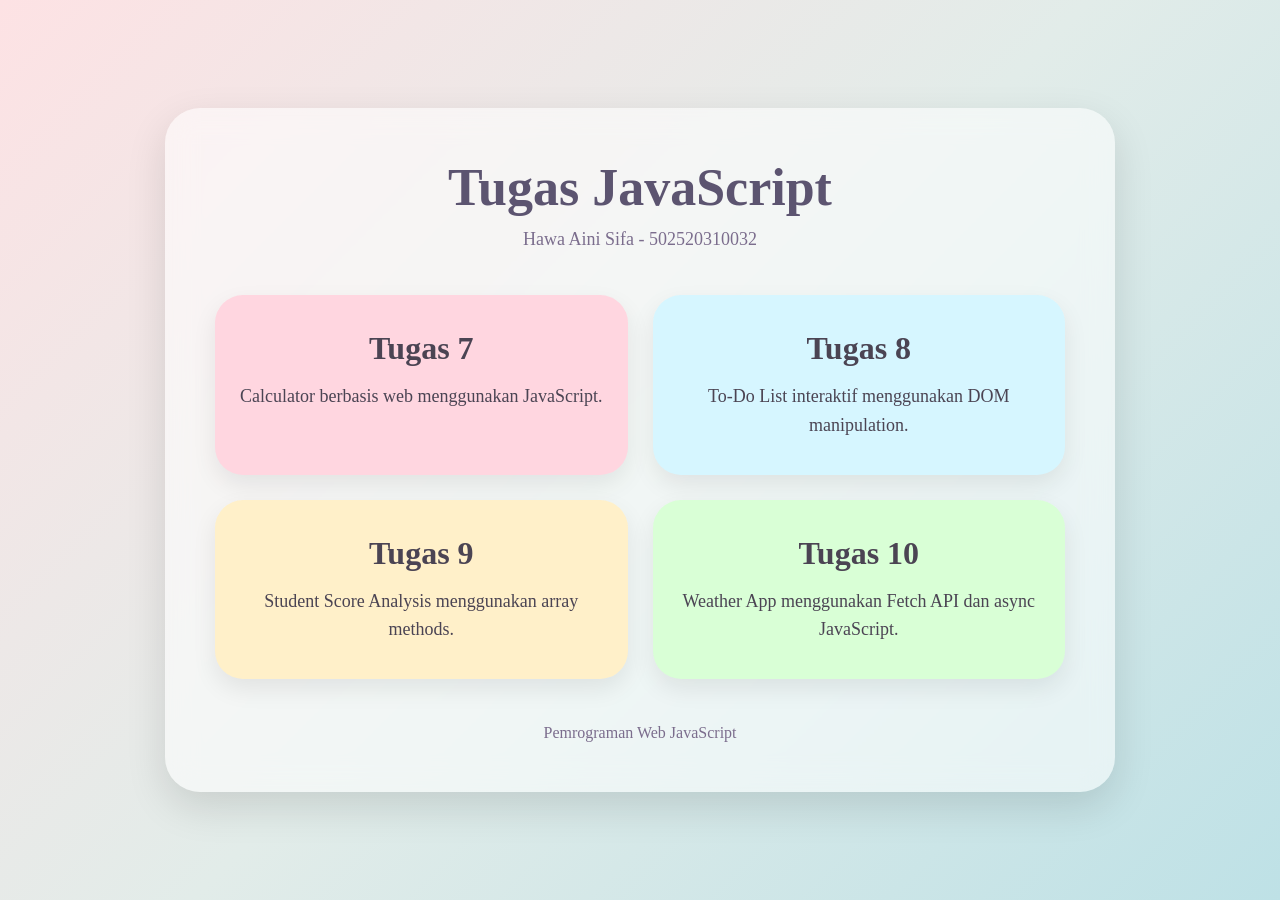
<file: Index.html>
<!DOCTYPE html>
<html lang="id">
<head>

  <meta charset="UTF-8">

  <meta
    name="viewport"
    content="width=device-width, initial-scale=1.0"
  >

  <title>Tugas JavaScript</title>

  <style>

    *{
      margin:0;
      padding:0;
      box-sizing:border-box;
    }

    body{

      min-height:100vh;

      display:flex;
      justify-content:center;
      align-items:center;

      font-family:"Times New Roman", serif;

      background:
        linear-gradient(
          135deg,
          #fde2e4,
          #e2ece9,
          #bee1e6
        );

      padding:25px;

    }

    .container{

      width:100%;
      max-width:950px;

      background:
        rgba(255,255,255,0.55);

      backdrop-filter:blur(15px);

      border-radius:35px;

      padding:50px;

      box-shadow:
        0 15px 40px rgba(0,0,0,0.12);

      text-align:center;

    }

    h1{

      font-size:52px;

      color:#5c5470;

      margin-bottom:12px;

    }

    .subtitle{

      font-size:18px;

      color:#7b6d8d;

      margin-bottom:45px;

    }

    .menu{

      display:grid;

      grid-template-columns:
        repeat(2, 1fr);

      gap:25px;

    }

    .card{

      text-decoration:none;

      padding:35px 25px;

      border-radius:28px;

      transition:0.3s;

      box-shadow:
        0 10px 25px rgba(0,0,0,0.08);

      color:#4b4453;

    }

    .card:hover{

      transform:
        translateY(-8px);

      box-shadow:
        0 18px 35px rgba(0,0,0,0.12);

    }

    .card h2{

      font-size:32px;

      margin-bottom:15px;

    }

    .card p{

      font-size:18px;

      line-height:1.6;

    }

    /* WARNA CARD */

    .card1{

      background:#ffd6e0;

    }

    .card2{

      background:#d6f6ff;

    }

    .card3{

      background:#fff0c9;

    }

    .card4{

      background:#d9ffd6;

    }

    .footer{

      margin-top:45px;

      color:#7b6d8d;

      font-size:16px;

    }

    @media(max-width:768px){

      .menu{

        grid-template-columns:1fr;

      }

      .container{

        padding:35px 25px;

      }

      h1{

        font-size:40px;

      }

    }

  </style>

</head>

<body>

  <div class="container">

    <h1>Tugas JavaScript</h1>

    <p class="subtitle">
      Hawa Aini Sifa - 502520310032
    </p>

    <div class="menu">

      <a
        href="Tugas7_Kalkulator/index.html"
        class="card card1"
      >

        <h2>Tugas 7</h2>

        <p>
          Calculator berbasis web menggunakan JavaScript.
        </p>

      </a>

      <a
        href="Tugas8_TodoList/index.html"
        class="card card2"
      >

        <h2>Tugas 8</h2>

        <p>
          To-Do List interaktif menggunakan DOM manipulation.
        </p>

      </a>

      <a
        href="Tugas9_ArrayMethods/index.html"
        class="card card3"
      >

        <h2>Tugas 9</h2>

        <p>
          Student Score Analysis menggunakan array methods.
        </p>

      </a>

      <a
        href="Tugas10_FetchAPI/index.html"
        class="card card4"
      >

        <h2>Tugas 10</h2>

        <p>
          Weather App menggunakan Fetch API dan async JavaScript.
        </p>

      </a>

    </div>

    <div class="footer">
      Pemrograman Web JavaScript
    </div>

  </div>

</body>
</html>
</file>
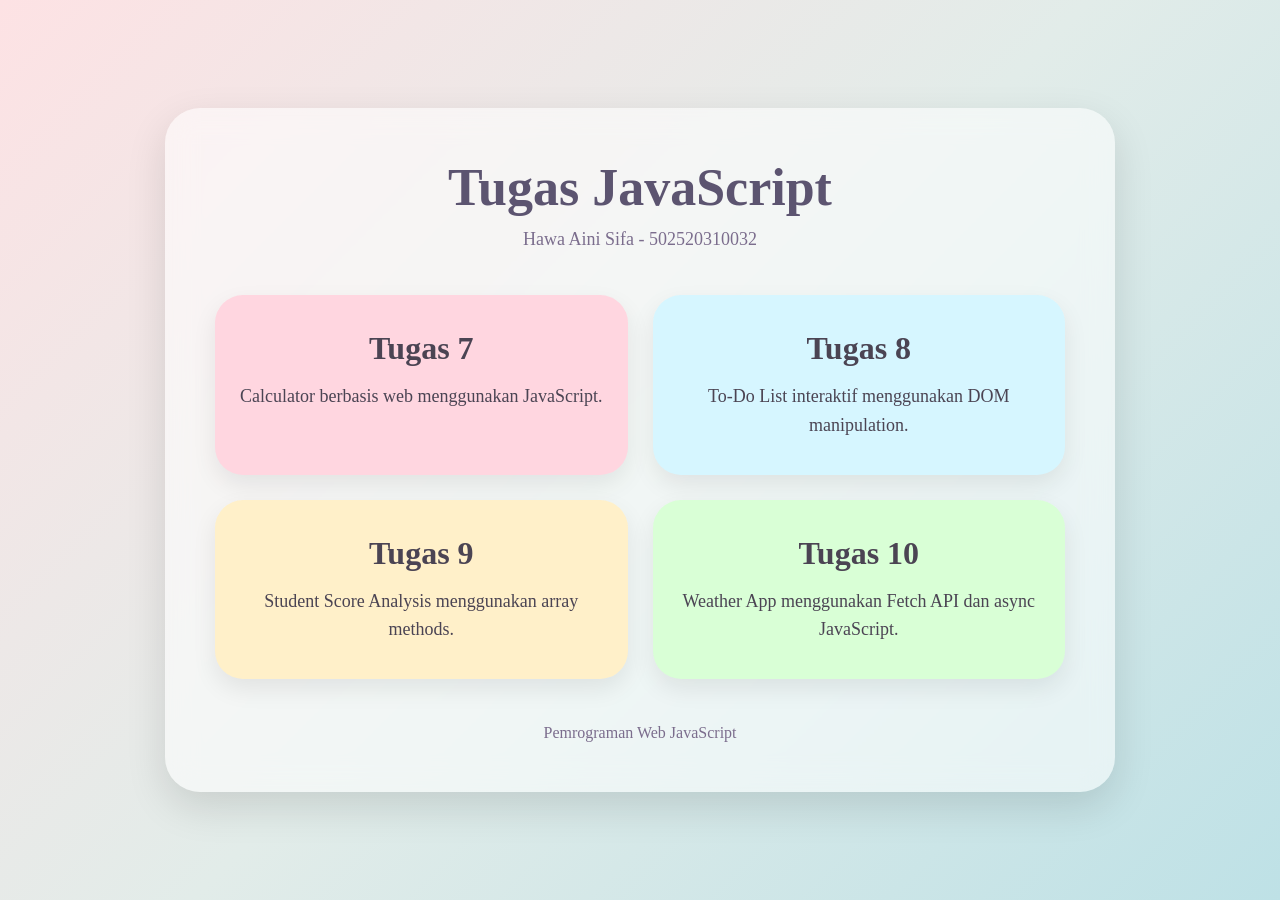
<file: index.html>
<!DOCTYPE html>
<html lang="id">
<head>

  <meta charset="UTF-8">

  <meta
    name="viewport"
    content="width=device-width, initial-scale=1.0"
  >

  <title>Tugas JavaScript</title>

  <style>

    *{
      margin:0;
      padding:0;
      box-sizing:border-box;
    }

    body{

      min-height:100vh;

      display:flex;
      justify-content:center;
      align-items:center;

      font-family:"Times New Roman", serif;

      background:
        linear-gradient(
          135deg,
          #fde2e4,
          #e2ece9,
          #bee1e6
        );

      padding:25px;

    }

    .container{

      width:100%;
      max-width:950px;

      background:
        rgba(255,255,255,0.55);

      backdrop-filter:blur(15px);

      border-radius:35px;

      padding:50px;

      box-shadow:
        0 15px 40px rgba(0,0,0,0.12);

      text-align:center;

    }

    h1{

      font-size:52px;

      color:#5c5470;

      margin-bottom:12px;

    }

    .subtitle{

      font-size:18px;

      color:#7b6d8d;

      margin-bottom:45px;

    }

    .menu{

      display:grid;

      grid-template-columns:
        repeat(2, 1fr);

      gap:25px;

    }

    .card{

      text-decoration:none;

      padding:35px 25px;

      border-radius:28px;

      transition:0.3s;

      box-shadow:
        0 10px 25px rgba(0,0,0,0.08);

      color:#4b4453;

    }

    .card:hover{

      transform:
        translateY(-8px);

      box-shadow:
        0 18px 35px rgba(0,0,0,0.12);

    }

    .card h2{

      font-size:32px;

      margin-bottom:15px;

    }

    .card p{

      font-size:18px;

      line-height:1.6;

    }

    /* WARNA CARD */

    .card1{

      background:#ffd6e0;

    }

    .card2{

      background:#d6f6ff;

    }

    .card3{

      background:#fff0c9;

    }

    .card4{

      background:#d9ffd6;

    }

    .footer{

      margin-top:45px;

      color:#7b6d8d;

      font-size:16px;

    }

    @media(max-width:768px){

      .menu{

        grid-template-columns:1fr;

      }

      .container{

        padding:35px 25px;

      }

      h1{

        font-size:40px;

      }

    }

  </style>

</head>

<body>

  <div class="container">

    <h1>Tugas JavaScript</h1>

    <p class="subtitle">
      Hawa Aini Sifa - 502520310032
    </p>

    <div class="menu">

      <a
        href="Tugas7_Kalkulator/index.html"
        class="card card1"
      >

        <h2>Tugas 7</h2>

        <p>
          Calculator berbasis web menggunakan JavaScript.
        </p>

      </a>

      <a
        href="Tugas8_TodoList/index.html"
        class="card card2"
      >

        <h2>Tugas 8</h2>

        <p>
          To-Do List interaktif menggunakan DOM manipulation.
        </p>

      </a>

      <a
        href="Tugas9_ArrayMethods/index.html"
        class="card card3"
      >

        <h2>Tugas 9</h2>

        <p>
          Student Score Analysis menggunakan array methods.
        </p>

      </a>

      <a
        href="Tugas10_FetchAPI/index.html"
        class="card card4"
      >

        <h2>Tugas 10</h2>

        <p>
          Weather App menggunakan Fetch API dan async JavaScript.
        </p>

      </a>

    </div>

    <div class="footer">
      Pemrograman Web JavaScript
    </div>

  </div>

</body>
</html>
</file>
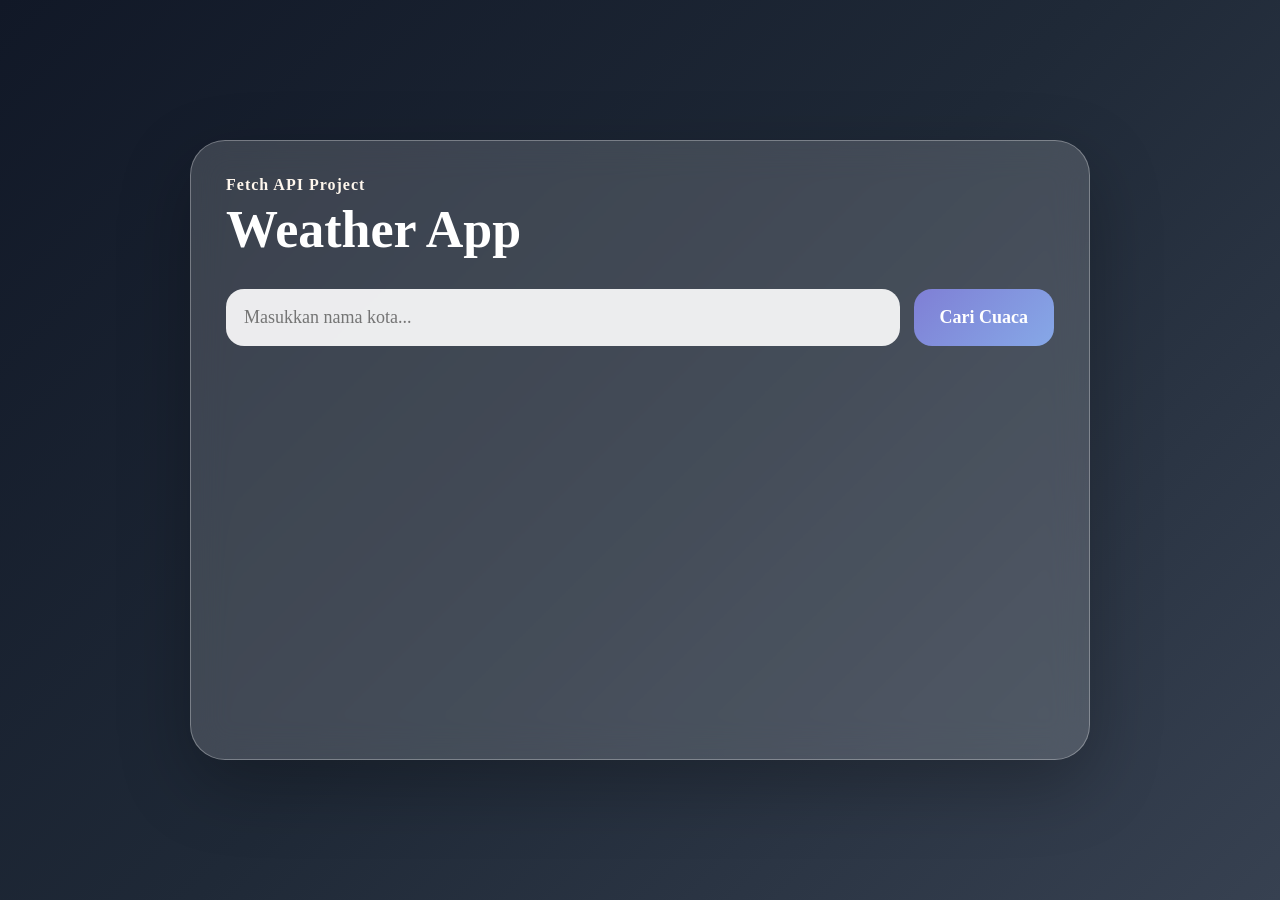
<file: Tugas10_FetchAPI/index.html>
<!DOCTYPE html>
<html lang="id">
<head>
  <meta charset="UTF-8">
  <meta name="viewport" content="width=device-width, initial-scale=1.0">
  <title>Weather App</title>
  <link rel="stylesheet" href="style.css">
</head>
<body>

  <main class="weather-app">

    <section class="weather-card">

      <div class="header">
        <div>
          <p class="label">Fetch API Project</p>
          <h1>Weather App</h1>
        </div>
      </div>

      <div class="search-area">
        <input type="text" id="cityInput" placeholder="Masukkan nama kota...">
        <button onclick="getWeather()">Cari Cuaca</button>
      </div>

      <p id="loading" class="loading">Mengambil data cuaca...</p>
      <p id="errorMessage" class="error-message"></p>

      <div id="weatherResult" class="weather-result">
        <div class="main-weather">
          <h2 id="cityName">Jakarta</h2>
          <p id="weatherDescription">Cuaca saat ini</p>
          <h3 id="temperature">--°C</h3>
        </div>

        <div class="weather-details">
          <div class="detail-box">
            <p>Kelembapan</p>
            <h4 id="humidity">--%</h4>
          </div>

          <div class="detail-box">
            <p>Kecepatan Angin</p>
            <h4 id="windSpeed">-- km/jam</h4>
          </div>

          <div class="detail-box">
            <p>Curah Hujan</p>
            <h4 id="rain">-- mm</h4>
          </div>

          <div class="detail-box">
            <p>Waktu Data</p>
            <h4 id="weatherTime">--</h4>
          </div>
        </div>
      </div>

    </section>

  </main>

  <script src="script.js"></script>
</body>
</html>
</file>
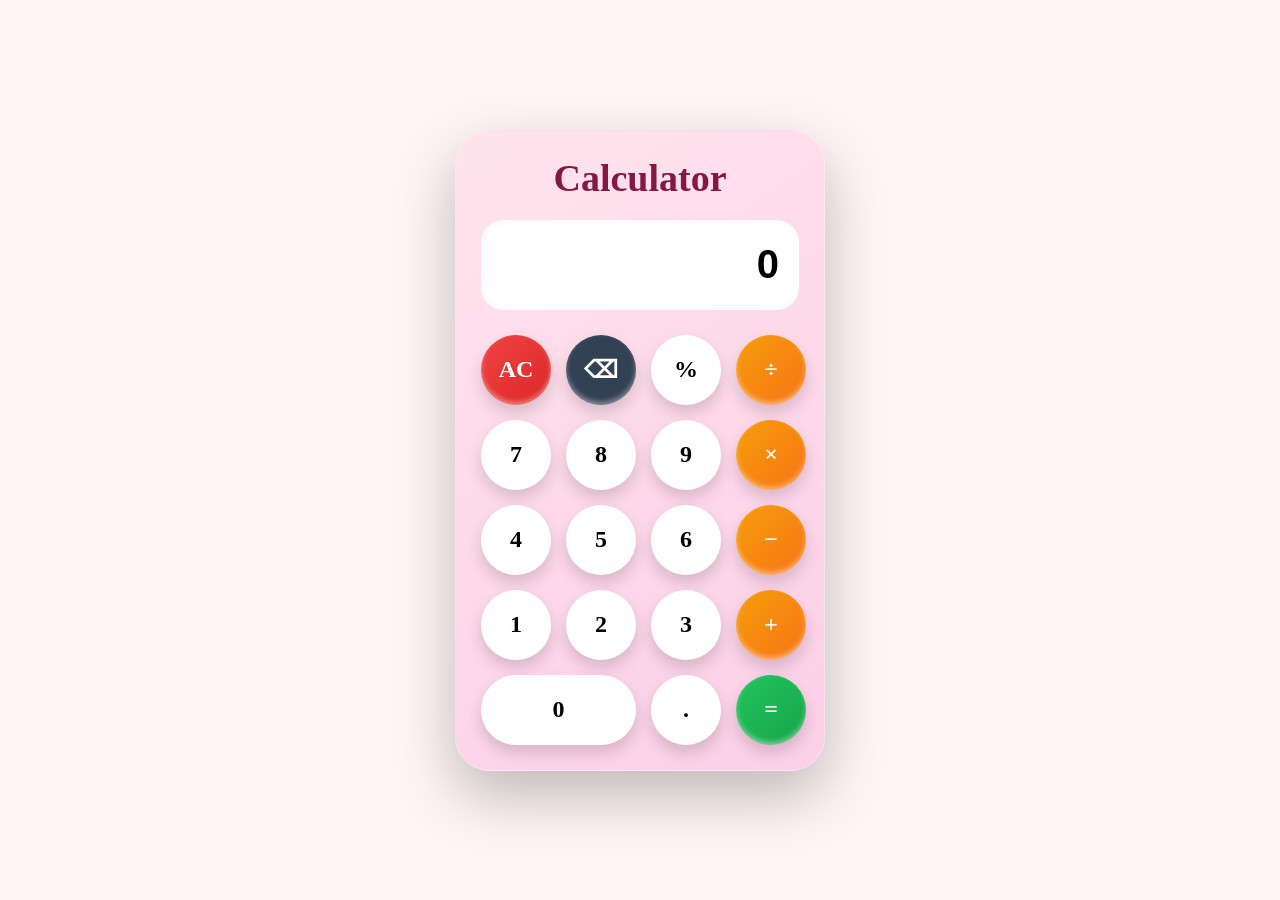
<file: Tugas7_Kalkulator/index.html>
<!DOCTYPE html>
<html lang="id">
<head>
  <meta charset="UTF-8">
  <meta name="viewport" content="width=device-width, initial-scale=1.0">
  <title>Calculator</title>
  <link rel="stylesheet" href="style.css">
</head>
<body>

  <div class="calculator">

    <div class="top">
      <h2>Calculator</h2>
    </div>

    <input type="text" id="display" value="0" readonly>

    <div class="buttons">

      <button class="danger" onclick="clearDisplay()">AC</button>

      <button class="delete" onclick="deleteNumber()">⌫</button>

      <button onclick="percent()">%</button>

      <button class="operator" onclick="appendOperator('÷')">÷</button>


      <button onclick="appendNumber('7')">7</button>

      <button onclick="appendNumber('8')">8</button>

      <button onclick="appendNumber('9')">9</button>

      <button class="operator" onclick="appendOperator('×')">×</button>


      <button onclick="appendNumber('4')">4</button>

      <button onclick="appendNumber('5')">5</button>

      <button onclick="appendNumber('6')">6</button>

      <button class="operator" onclick="appendOperator('-')">−</button>


      <button onclick="appendNumber('1')">1</button>

      <button onclick="appendNumber('2')">2</button>

      <button onclick="appendNumber('3')">3</button>

      <button class="operator" onclick="appendOperator('+')">+</button>


      <button class="zero" onclick="appendNumber('0')">0</button>

      <button onclick="appendNumber('.')">.</button>

      <button class="equal" onclick="calculateResult()">=</button>

    </div>

  </div>

  <script src="script.js"></script>

</body>
</html>
</file>
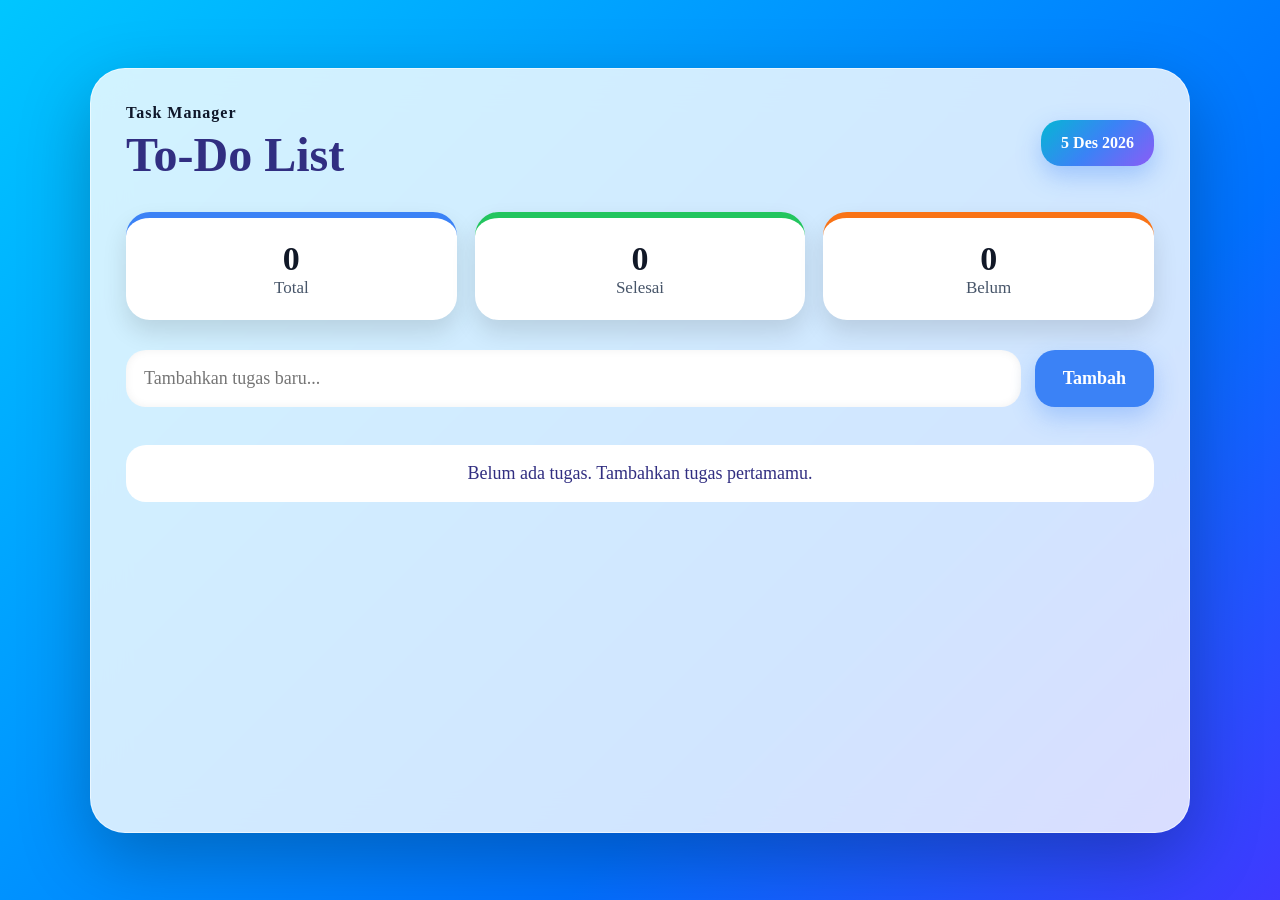
<file: Tugas8_TodoList/index.html>
<!DOCTYPE html>
<html lang="id">
<head>
  <meta charset="UTF-8">
  <meta name="viewport" content="width=device-width, initial-scale=1.0">
  <title>To-Do List</title>
  <link rel="stylesheet" href="style.css">
</head>
<body>

  <main class="app">
    <section class="todo-card">

      <div class="header">
        <div>
          <p class="label">Task Manager</p>
          <h1>To-Do List</h1>
        </div>
        <div class="date-box">
          <span id="tanggal"></span>
        </div>
      </div>

      <div class="stats">
        <div>
          <h3 id="totalTugas">0</h3>
          <p>Total</p>
        </div>
        <div>
          <h3 id="tugasSelesai">0</h3>
          <p>Selesai</p>
        </div>
        <div>
          <h3 id="tugasBelum">0</h3>
          <p>Belum</p>
        </div>
      </div>

      <div class="input-area">
        <input type="text" id="inputTugas" placeholder="Tambahkan tugas baru...">
        <button onclick="tambahTugas()">Tambah</button>
      </div>

      <ul id="daftarTugas"></ul>

      <p id="emptyText" class="empty-text">Belum ada tugas. Tambahkan tugas pertamamu.</p>

    </section>
  </main>

  <script src="script.js"></script>
</body>
</html>
</file>
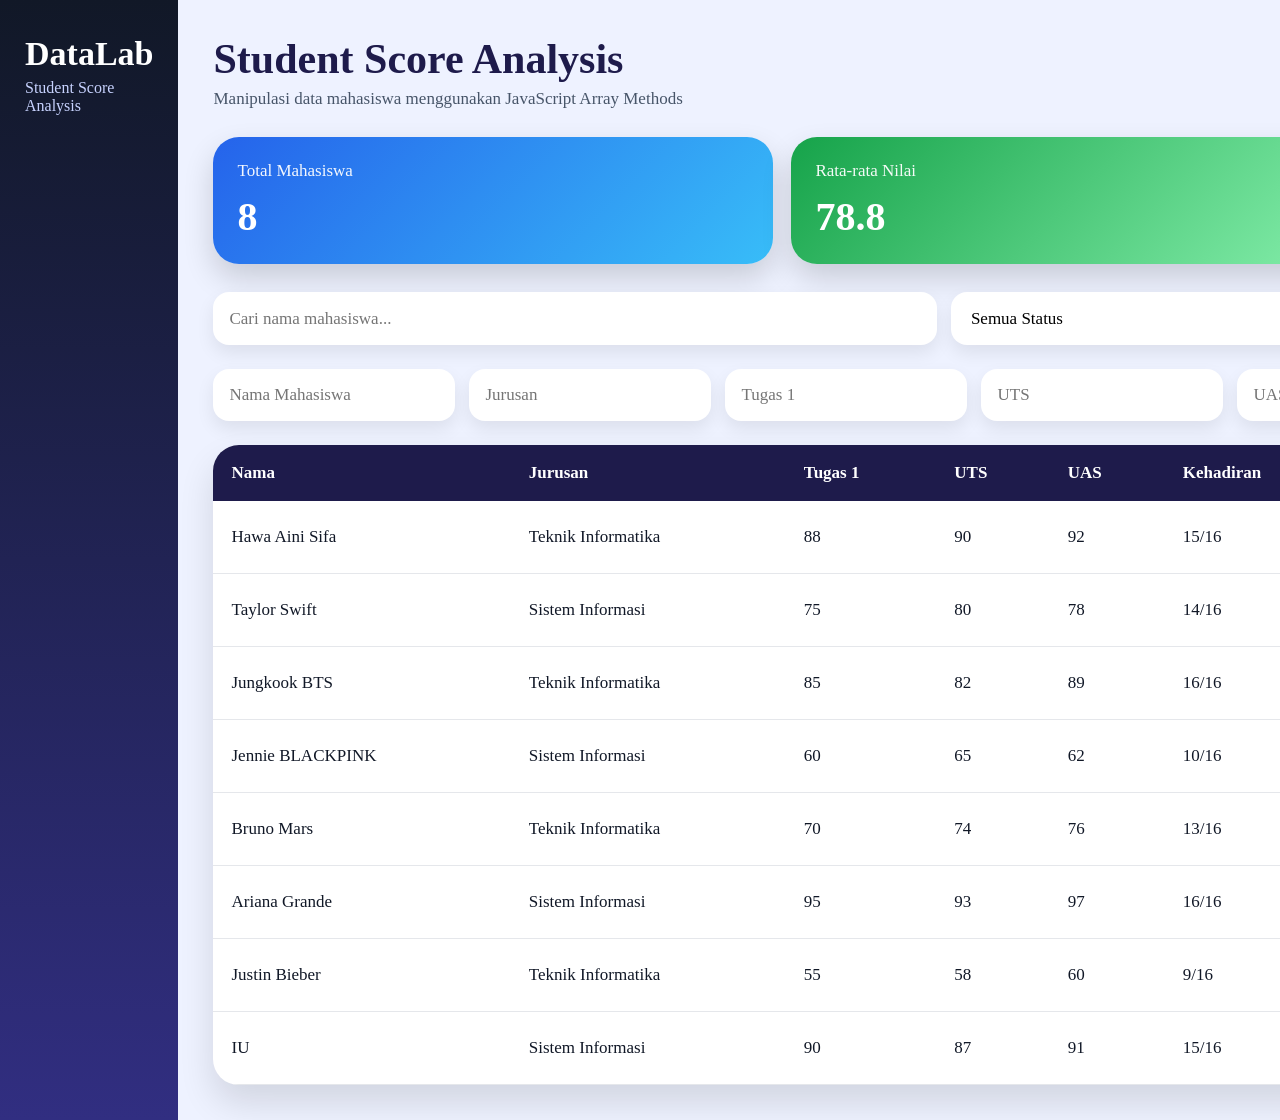
<file: Tugas9_ArrayMethods/index.html>
<!DOCTYPE html>
<html lang="id">
<head>
  <meta charset="UTF-8">
  <meta name="viewport" content="width=device-width, initial-scale=1.0">
  <title>Array Methods Dashboard</title>
  <link rel="stylesheet" href="style.css">
</head>
<body>

  <div class="dashboard">

    <aside class="sidebar">
      <h2>DataLab</h2>
      <p>Student Score Analysis</p>
    </aside>

    <main class="content">

      <div class="header">
        <div>
          <h1>Student Score Analysis</h1>
          <p>Manipulasi data mahasiswa menggunakan JavaScript Array Methods</p>
        </div>
      </div>

      <div class="summary">
        <div class="summary-card blue">
          <p>Total Mahasiswa</p>
          <h2 id="totalData">0</h2>
        </div>

        <div class="summary-card green">
          <p>Rata-rata Nilai</p>
          <h2 id="rataNilai">0</h2>
        </div>

        <div class="summary-card orange">
          <p>Nilai Tertinggi</p>
          <h2 id="nilaiTertinggi">0</h2>
        </div>
      </div>

      <div class="toolbar">
        <input type="text" id="searchInput" placeholder="Cari nama mahasiswa...">

        <select id="filterSelect">
          <option value="semua">Semua Status</option>
          <option value="lulus">Lulus</option>
          <option value="tidak">Tidak Lulus</option>
        </select>

        <select id="sortSelect">
          <option value="default">Urutan Awal</option>
          <option value="tinggi">Nilai Tertinggi</option>
          <option value="rendah">Nilai Terendah</option>
          <option value="az">Nama A-Z</option>
        </select>
      </div>

      <div class="form-input">
        <input type="text" id="namaInput" placeholder="Nama Mahasiswa">
        <input type="text" id="jurusanInput" placeholder="Jurusan">
        <input type="number" id="tugasInput" placeholder="Tugas 1">
        <input type="number" id="utsInput" placeholder="UTS">
        <input type="number" id="uasInput" placeholder="UAS">
        <input type="number" id="kehadiranInput" placeholder="Kehadiran">
        <button onclick="tambahData()">Tambah Data</button>
      </div>

      <div class="table-wrapper">
        <table>
          <thead>
            <tr>
              <th>Nama</th>
              <th>Jurusan</th>
              <th>Tugas 1</th>
              <th>UTS</th>
              <th>UAS</th>
              <th>Kehadiran</th>
              <th>Rata-rata</th>
              <th>Status</th>
              <th>Aksi</th>
            </tr>
          </thead>

          <tbody id="dataTable"></tbody>
        </table>
      </div>

    </main>

  </div>

  <script src="script.js"></script>
</body>
</html>
</file>
<file: Tugas10_FetchAPI/style.css>
* {
  margin: 0;
  padding: 0;
  box-sizing: border-box;
}

body {
  min-height: 100vh;

  font-family: "Times New Roman", serif;

  background:
    linear-gradient(
      135deg,
      #111827,
      #1f2937,
      #374151
    );

  color: white;

  transition: background 0.8s ease;
}

@keyframes gradientMove {

  0% {
    background-position: 0% 50%;
  }

  50% {
    background-position: 100% 50%;
  }

  100% {
    background-position: 0% 50%;
  }

}

.weather-app {
  width: 100%;

  min-height: 100vh;

  padding: 30px;

  display: flex;
  justify-content: center;
  align-items: center;
}

.weather-card {
  width: 100%;

  max-width: 900px;

  min-height: 620px;

  padding: 35px;

  border-radius: 35px;

  background: rgba(255, 255, 255, 0.16);

  backdrop-filter: blur(18px);

  box-shadow:
    0 25px 70px rgba(0, 0, 0, 0.25);

  border:
    1px solid rgba(255, 255, 255, 0.3);
}

.header {
  margin-bottom: 30px;
}

.label {
  font-size: 16px;

  letter-spacing: 1px;

  color: #fff7ed;

  font-weight: bold;
}

h1 {
  font-size: 52px;

  margin-top: 6px;
}

.search-area {
  display: flex;

  gap: 14px;

  margin-bottom: 25px;
}

.search-area input {
  flex: 1;

  border: none;
  outline: none;

  border-radius: 18px;

  padding: 18px;

  font-size: 18px;

  font-family: "Times New Roman", serif;

  background: rgba(255,255,255,0.9);

  color: black;
}

.search-area button {
  border: none;

  border-radius: 18px;

  padding: 0 26px;

  background:
    linear-gradient(
      135deg,
      #7f7fd5,
      #86a8e7
    );

  color: white;

  font-size: 18px;

  font-weight: bold;

  font-family: "Times New Roman", serif;

  cursor: pointer;

  transition: 0.2s;
}

.search-area button:hover {
  transform: translateY(-2px);

  background:
    linear-gradient(
      135deg,
      #6d6dcf,
      #7399e4
    );
}

.loading {
  display: none;

  text-align: center;

  margin: 20px 0;

  font-size: 18px;

  color: #fff7ed;
}

.error-message {
  text-align: center;

  margin: 20px 0;

  color: #fee2e2;

  font-size: 18px;

  font-weight: bold;
}

.weather-result {
  display: none;
}

.main-weather {
  background: rgba(255,255,255,0.18);

  padding: 35px;

  border-radius: 30px;

  text-align: center;

  margin-bottom: 25px;
}

.main-weather h2 {
  font-size: 38px;

  margin-bottom: 8px;
}

.main-weather p {
  font-size: 20px;

  color: #f8fafc;
}

.main-weather h3 {
  font-size: 76px;

  margin-top: 18px;
}

.weather-details {
  display: grid;

  grid-template-columns: repeat(4, 1fr);

  gap: 16px;
}

.detail-box {
  background: rgba(255,255,255,0.9);

  color: #1e293b;

  padding: 22px;

  border-radius: 24px;

  text-align: center;

  box-shadow:
    0 12px 30px rgba(0,0,0,0.14);
}

.detail-box p {
  color: #64748b;

  font-size: 16px;

  margin-bottom: 10px;
}

.detail-box h4 {
  font-size: 24px;
}

@media (max-width: 768px) {

  .weather-app {
    padding: 18px;

    align-items: flex-start;
  }

  .weather-card {
    min-height: calc(100vh - 36px);

    padding: 24px;

    border-radius: 28px;
  }

  h1 {
    font-size: 40px;
  }

  .search-area {
    flex-direction: column;
  }

  .search-area button {
    height: 55px;
  }

  .main-weather h3 {
    font-size: 60px;
  }

  .weather-details {
    grid-template-columns: repeat(2, 1fr);
  }

}

@media (max-width: 480px) {

  .weather-details {
    grid-template-columns: 1fr;
  }

  .main-weather h2 {
    font-size: 32px;
  }

  .main-weather h3 {
    font-size: 54px;
  }

}
</file>
<file: Tugas7_Kalkulator/style.css>
* {
  margin: 0;
  padding: 0;
  box-sizing: border-box;
}

body {
  min-height: 100vh;

  display: flex;
  justify-content: center;
  align-items: center;

  font-family: "Times New Roman", serif;

  background: #fff5f7;

  padding: 20px;
}

.calculator {
  width: 100%;

  max-width: 370px;

  padding: 25px;

  border-radius: 35px;

  background: linear-gradient(145deg, #ffe4ec, #fbcfe8);

  box-shadow: 0 25px 60px rgba(0, 0, 0, 0.25);

  border: 1px solid rgba(255, 255, 255, 0.2);
}

.top {
  color: #831843;

  margin-bottom: 20px;

  text-align: center;
}

.top h2 {
  font-size: 38px;

  font-weight: bold;
}

#display {
  width: 100%;

  height: 90px;

  border: none;
  outline: none;

  border-radius: 22px;

  background: white;

  color: black;

  font-size: 40px;

  font-weight: bold;

  text-align: right;

  padding: 20px;

  margin-bottom: 25px;

  box-shadow: inset 0 0 10px rgba(0,0,0,0.05);
}

.buttons {
  display: grid;

  grid-template-columns: repeat(4, 1fr);

  gap: 15px;
}

button {
  width: 70px;

  height: 70px;

  border: none;

  border-radius: 50%;

  background: white;

  color: black;

  font-size: 24px;

  font-weight: bold;

  font-family: "Times New Roman", serif;

  cursor: pointer;

  transition: all 0.2s ease;

  box-shadow:
    0 8px 15px rgba(0,0,0,0.15),
    inset 0 -3px 5px rgba(255,255,255,0.4);
}

button:hover {
  transform: scale(1.08);

  background: #fff1f2;
}

button:active {
  transform: scale(0.95);
}

.delete {
  background: #334155;

  color: white;
}

.delete:hover {
  background: #1e293b;
}

.operator {
  background: linear-gradient(135deg, #f59e0b, #f97316);

  color: white;
}

.operator:hover {
  background: linear-gradient(135deg, #fb923c, #ea580c);
}

.equal {
  background: linear-gradient(135deg, #22c55e, #16a34a);

  color: white;
}

.equal:hover {
  background: linear-gradient(135deg, #4ade80, #15803d);
}

.danger {
  background: linear-gradient(135deg, #ef4444, #dc2626);

  color: white;
}

.danger:hover {
  background: linear-gradient(135deg, #f87171, #b91c1c);
}

.zero {
  width: 155px;

  border-radius: 40px;

  grid-column: span 2;
}

@media (max-width: 480px) {

  .calculator {
    padding: 20px;
  }

  button {
    width: 60px;
    height: 60px;

    font-size: 22px;
  }

  .zero {
    width: 135px;
  }

  #display {
    height: 80px;

    font-size: 34px;
  }

  .top h2 {
    font-size: 32px;
  }

}
</file>
<file: Tugas8_TodoList/style.css>
* {
  margin: 0;
  padding: 0;
  box-sizing: border-box;
}

body {
  min-height: 100vh;
  width: 100%;

  font-family: "Times New Roman", serif;

  background:
    linear-gradient(
      135deg,
      #00c6ff,
      #0072ff,
      #7f00ff,
      #e100ff,
      #ff8c00,
      #f9d423,
      #00c853
    );

  background-size: 400% 400%;

  animation: gradientMove 12s ease infinite;

  padding: 0;
}

@keyframes gradientMove {

  0% {
    background-position: 0% 50%;
  }

  50% {
    background-position: 100% 50%;
  }

  100% {
    background-position: 0% 50%;
  }

}

.app {
  width: 100%;

  min-height: 100vh;

  padding: 35px;

  display: flex;
  justify-content: center;
  align-items: center;
}

.todo-card {
  width: 100%;

  max-width: 1100px;

  min-height: 85vh;

  background: rgba(255, 255, 255, 0.82);

  backdrop-filter: blur(18px);

  border-radius: 35px;

  padding: 35px;

  box-shadow: 0 25px 70px rgba(0, 0, 0, 0.25);

  border: 1px solid rgba(255, 255, 255, 0.55);
}

.header {
  display: flex;
  justify-content: space-between;
  align-items: center;

  margin-bottom: 30px;
}

.label {
  color: #0f172a;

  font-size: 16px;

  font-weight: bold;

  letter-spacing: 1px;
}

h1 {
  font-size: 48px;

  color: #312e81;

  margin-top: 5px;
}

.date-box {
  background: linear-gradient(135deg, #06b6d4, #3b82f6, #8b5cf6);

  color: white;

  padding: 14px 20px;

  border-radius: 20px;

  font-weight: bold;

  box-shadow: 0 10px 25px rgba(59, 130, 246, 0.35);
}

.stats {
  display: grid;

  grid-template-columns: repeat(3, 1fr);

  gap: 18px;

  margin-bottom: 30px;
}

.stats div {
  background: white;

  border-radius: 24px;

  padding: 22px;

  text-align: center;

  box-shadow: 0 12px 25px rgba(0, 0, 0, 0.12);
}

.stats div:nth-child(1) {
  border-top: 6px solid #3b82f6;
}

.stats div:nth-child(2) {
  border-top: 6px solid #22c55e;
}

.stats div:nth-child(3) {
  border-top: 6px solid #f97316;
}

.stats h3 {
  font-size: 34px;

  color: #111827;
}

.stats p {
  color: #475569;

  font-size: 17px;
}

.input-area {
  display: flex;

  gap: 14px;

  margin-bottom: 28px;
}

input {
  flex: 1;

  border: none;
  outline: none;

  border-radius: 20px;

  padding: 18px;

  font-size: 18px;

  font-family: "Times New Roman", serif;

  background: white;

  color: black;

  box-shadow: inset 0 0 10px rgba(0, 0, 0, 0.06);
}

.input-area button {
  border: none;

  border-radius: 20px;

  padding: 0 28px;

  background: #3b82f6;

  color: white;

  font-size: 18px;

  font-weight: bold;

  font-family: "Times New Roman", serif;

  cursor: pointer;

  transition: 0.2s;

  box-shadow: 0 10px 25px rgba(59, 130, 246, 0.32);
}

.input-area button:hover {
  transform: translateY(-2px) scale(1.03);

  background: #2563eb;
}

ul {
  list-style: none;

  display: grid;

  grid-template-columns: repeat(2, 1fr);

  gap: 16px;
}

li {
  background: white;

  padding: 18px;

  border-radius: 24px;

  display: flex;
  justify-content: space-between;
  align-items: center;

  gap: 14px;

  box-shadow: 0 12px 25px rgba(0, 0, 0, 0.12);

  animation: muncul 0.25s ease;
}

@keyframes muncul {

  from {
    opacity: 0;
    transform: translateY(10px);
  }

  to {
    opacity: 1;
    transform: translateY(0);
  }

}

.task-info {
  flex: 1;
}

.task-info span {
  display: block;

  font-size: 19px;

  font-weight: bold;

  color: #111827;
}

.badge {
  display: inline-block;

  margin-top: 7px;

  padding: 5px 12px;

  border-radius: 30px;

  font-size: 13px;

  font-weight: bold;
}

.badge.pending {
  background: #fef3c7;

  color: #92400e;
}

.badge.done {
  background: #dcfce7;

  color: #166534;
}

li.selesai .task-info span {
  text-decoration: line-through;

  color: #64748b;
}

.actions {
  display: flex;

  gap: 8px;
}

.actions button {
  width: 42px;

  height: 42px;

  border: none;

  border-radius: 50%;

  color: white;

  font-size: 18px;

  font-weight: bold;

  cursor: pointer;

  transition: 0.2s;
}

.actions button:hover {
  transform: scale(1.1);
}

.done-btn {
  background: linear-gradient(135deg, #22c55e, #16a34a);
}

.delete-btn {
  background: linear-gradient(135deg, #ef4444, #dc2626);
}

.empty-text {
  text-align: center;

  background: white;

  padding: 18px;

  border-radius: 20px;

  color: #312e81;

  font-size: 18px;

  margin-top: 10px;
}

@media (max-width: 768px) {

  .app {
    padding: 20px;

    align-items: flex-start;
  }

  .todo-card {
    min-height: calc(100vh - 40px);

    padding: 25px;

    border-radius: 28px;
  }

  .header {
    flex-direction: column;

    align-items: flex-start;

    gap: 15px;
  }

  h1 {
    font-size: 38px;
  }

  .stats {
    grid-template-columns: repeat(3, 1fr);

    gap: 10px;
  }

  .stats div {
    padding: 15px;
  }

  .stats h3 {
    font-size: 28px;
  }

  .stats p {
    font-size: 14px;
  }

  .input-area {
    flex-direction: column;
  }

  .input-area button {
    height: 55px;
  }

  ul {
    grid-template-columns: 1fr;
  }

}

@media (max-width: 480px) {

  .app {
    padding: 12px;
  }

  .todo-card {
    min-height: calc(100vh - 24px);

    padding: 20px;

    border-radius: 24px;
  }

  h1 {
    font-size: 34px;
  }

  .date-box {
    font-size: 14px;
  }

  input {
    font-size: 16px;

    padding: 15px;
  }

  li {
    padding: 15px;
  }

  .task-info span {
    font-size: 17px;
  }

}
</file>
<file: Tugas9_ArrayMethods/style.css>
* {
  margin: 0;
  padding: 0;
  box-sizing: border-box;
}

body {
  min-height: 100vh;
  font-family: "Times New Roman", serif;
  background: #eef2ff;
  color: #111827;
}

.dashboard {
  min-height: 100vh;
  display: flex;
}

.sidebar {
  width: 270px;
  background: linear-gradient(180deg, #111827, #312e81);
  color: white;
  padding: 35px 25px;
}

.sidebar h2 {
  font-size: 34px;
  margin-bottom: 6px;
}

.sidebar p {
  color: #c7d2fe;
  margin-bottom: 35px;
}

.content {
  flex: 1;
  padding: 35px;
}

.header {
  margin-bottom: 28px;
}

.header h1 {
  font-size: 42px;
  color: #1e1b4b;
}

.header p {
  margin-top: 6px;
  color: #475569;
  font-size: 17px;
}

.summary {
  display: grid;
  grid-template-columns: repeat(3, 1fr);
  gap: 18px;
  margin-bottom: 28px;
}

.summary-card {
  border-radius: 26px;
  padding: 24px;
  color: white;
  box-shadow: 0 14px 30px rgba(0, 0, 0, 0.16);
}

.summary-card p {
  font-size: 17px;
  opacity: 0.95;
}

.summary-card h2 {
  font-size: 40px;
  margin-top: 12px;
}

.blue {
  background: linear-gradient(135deg, #2563eb, #38bdf8);
}

.green {
  background: linear-gradient(135deg, #16a34a, #86efac);
}

.orange {
  background: linear-gradient(135deg, #ea580c, #facc15);
}

.toolbar {
  display: grid;
  grid-template-columns: 1.5fr 1fr 1fr;
  gap: 14px;
  margin-bottom: 24px;
}

.form-input {
  display: grid;
  grid-template-columns: repeat(6, 1fr) 180px;
  gap: 14px;
  margin-bottom: 24px;
}

input,
select {
  border: none;
  outline: none;
  border-radius: 16px;
  padding: 16px;
  font-size: 17px;
  font-family: "Times New Roman", serif;
  background: white;
  color: black;
  box-shadow: 0 8px 18px rgba(0, 0, 0, 0.08);
}

.form-input button {
  border: none;
  border-radius: 16px;
  background: linear-gradient(135deg, #2563eb, #38bdf8);
  color: white;
  font-size: 16px;
  font-weight: bold;
  font-family: "Times New Roman", serif;
  cursor: pointer;
  transition: 0.2s;
  box-shadow: 0 10px 20px rgba(37, 99, 235, 0.25);
}

.form-input button:hover {
  transform: translateY(-2px);
  background: linear-gradient(135deg, #1d4ed8, #0ea5e9);
}

.table-wrapper {
  background: white;
  border-radius: 26px;
  overflow: hidden;
  box-shadow: 0 18px 35px rgba(0, 0, 0, 0.12);
}

table {
  width: 100%;
  border-collapse: collapse;
}

thead {
  background: #1e1b4b;
  color: white;
}

th,
td {
  padding: 18px;
  text-align: left;
  font-size: 17px;
}

tbody tr {
  border-bottom: 1px solid #e5e7eb;
}

tbody tr:hover {
  background: #f8fafc;
}

.badge {
  padding: 7px 14px;
  border-radius: 30px;
  font-weight: bold;
  font-size: 14px;
}

.lulus {
  background: #dcfce7;
  color: #166534;
}

.tidak {
  background: #fee2e2;
  color: #991b1b;
}

.delete-btn {
  border: none;
  padding: 10px 16px;
  border-radius: 12px;
  background: linear-gradient(135deg, #ef4444, #dc2626);
  color: white;
  font-size: 14px;
  font-weight: bold;
  font-family: "Times New Roman", serif;
  cursor: pointer;
  transition: 0.2s;
}

.delete-btn:hover {
  transform: scale(1.05);
  background: linear-gradient(135deg, #dc2626, #b91c1c);
}

.empty-row {
  text-align: center;
  color: #312e81;
  font-weight: bold;
}

@media (max-width: 900px) {
  .dashboard {
    flex-direction: column;
  }

  .sidebar {
    width: 100%;
  }

  .summary {
    grid-template-columns: 1fr;
  }

  .toolbar {
    grid-template-columns: 1fr;
  }

  .form-input {
    grid-template-columns: 1fr;
  }

  .form-input button {
    height: 52px;
  }

  .table-wrapper {
    overflow-x: auto;
  }

  table {
    min-width: 1000px;
  }
}
</file>
